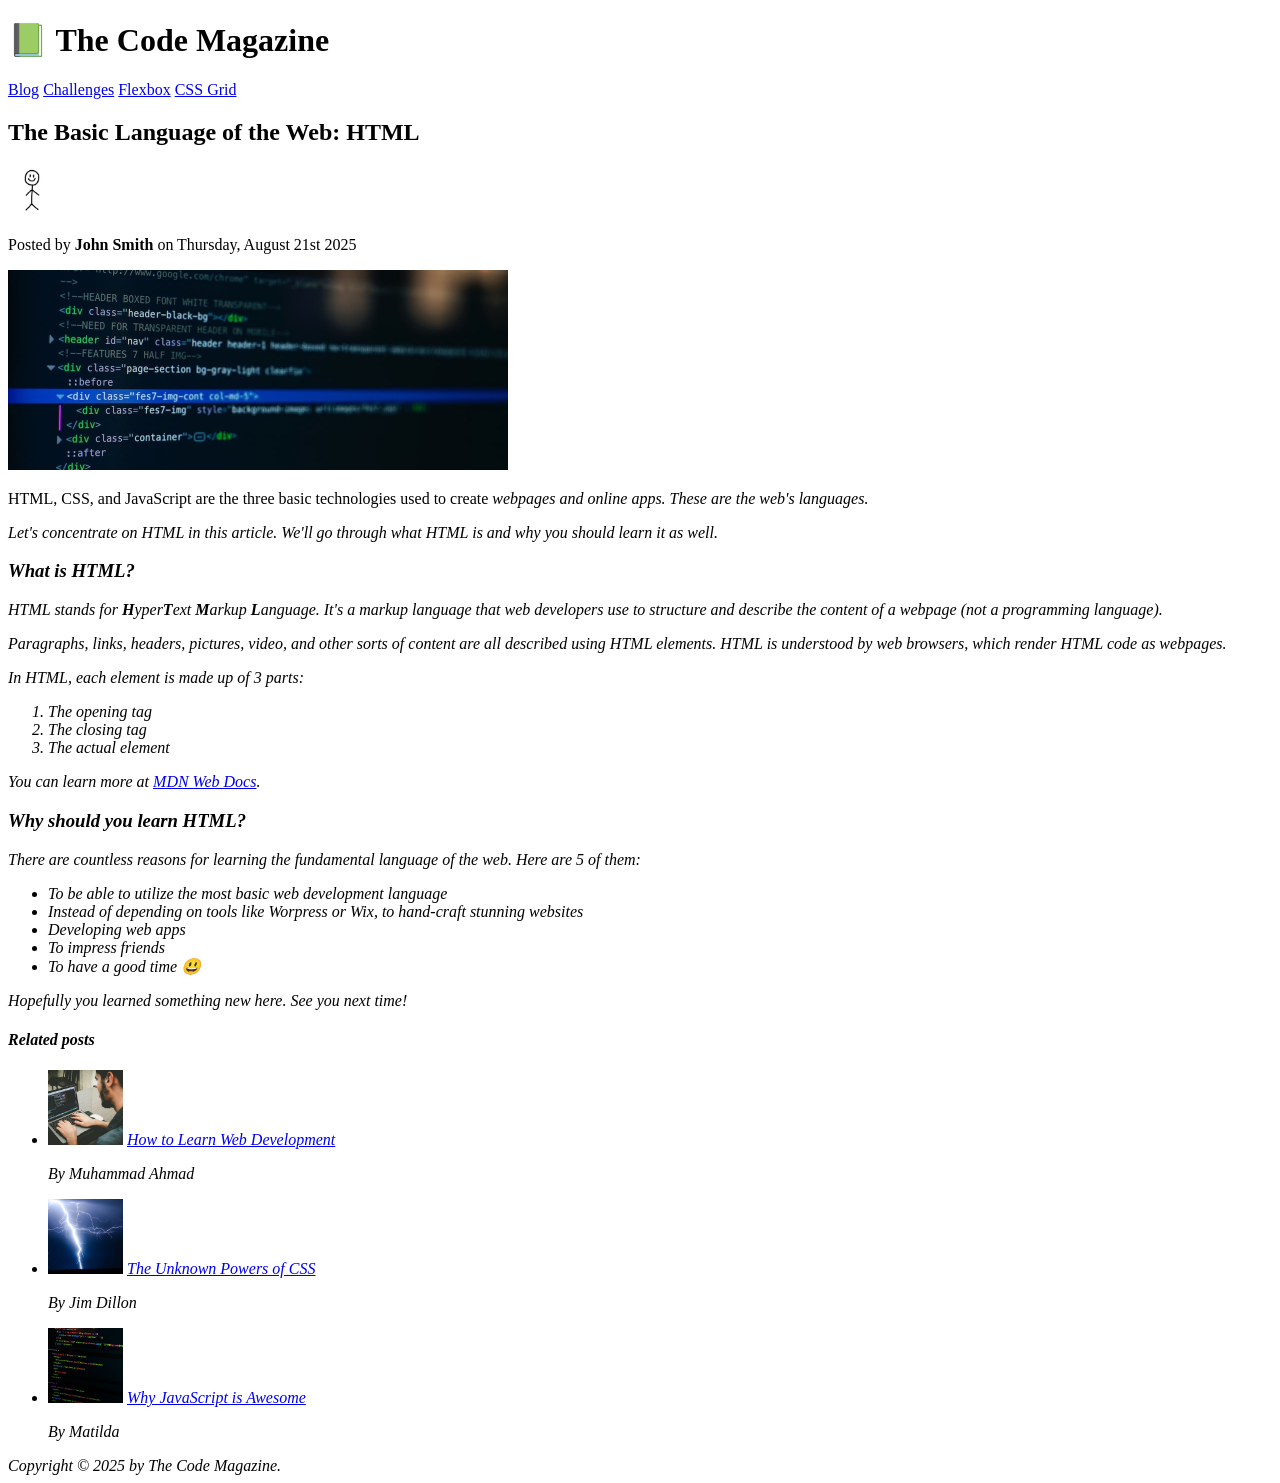
<file: 02 HTML and CSS/Project #1/index.html>
<!DOCTYPE html>
<html lang="en">
  <head>
    <meta charset="UTF-8" />
    <title>The Basic Language of the Web: HTML</title>
  </head>

  <body>
    <!--
    <h1>The Basic Language of the Web: HTML</h1>
    <h2>The Basic Language of the Web: HTML</h2>
    <h3>The Basic Language of the Web: HTML</h3>
    <h4>The Basic Language of the Web: HTML</h4>
    <h5>The Basic Language of the Web: HTML</h5>
    <h6>The Basic Language of the Web: HTML</h6>
    -->

    <header>
      <h1>📗 The Code Magazine</h1>

      <nav>
        <a href="blog.html">Blog</a>
        <a href="#">Challenges</a>
        <a href="#">Flexbox</a>
        <a href="#">CSS Grid</a>
      </nav>
    </header>

    <article>
      <header>
        <h2>The Basic Language of the Web: HTML</h2>

        <img
          src="img/stick-man.png"
          alt="Headshot of John Smith"
          height="50"
          width="50"
        />

        <p>Posted by <strong>John Smith</strong> on Thursday, August 21st 2025</p>

        <img
          src="img/post-img.jpg"
          alt="HTML code on a screen"
          width="500"
          height="200"
        />
      </header>

      <p>
        HTML, CSS, and JavaScript are the three basic technologies used to create <em>webpages and online apps. These are the web's languages.
      </p>

      <p>
        Let's concentrate on HTML in this article. We'll go through what HTML is and why you should learn it as well.
      </p>

      <h3>What is HTML?</h3>
      <p>
        HTML stands for <strong>H</strong>yper<strong>T</strong>ext
        <strong>M</strong>arkup <strong>L</strong>anguage. It's a markup
        language that web developers use to structure and describe the content
        of a webpage (not a programming language).
      </p>
      <p>
        Paragraphs, links, headers, pictures, video, and other sorts of content are all described using HTML elements. HTML is understood by web browsers, which render HTML code as webpages.
      </p>
      <p>In HTML, each element is made up of 3 parts:</p>

      <ol>
        <li>The opening tag</li>
        <li>The closing tag</li>
        <li>The actual element</li>
      </ol>

      <p>
        You can learn more at
        <a
          href="https://developer.mozilla.org/en-US/docs/Web/HTML"
          target="_blank"
          >MDN Web Docs</a
        >.
      </p>

      <h3>Why should you learn HTML?</h3>

      <p>
        There are countless reasons for learning the fundamental language of the
        web. Here are 5 of them:
      </p>

      <ul>
        <li>To be able to utilize the most basic web development language</li>
        <li>
          Instead of depending on tools like Worpress or Wix, to hand-craft stunning websites</li>
        <li>Developing web apps</li>
        <li>To impress friends</li>
        <li>To have a good time 😃</li>
      </ul>

      <p>Hopefully you learned something new here. See you next time!</p>
    </article>

    <aside>
      <h4>Related posts</h4>

      <ul>
        <li>
          <img
            src="img/related-1.jpg"
            alt="Person programming"
            width="75"
            width="75"
          />
          <a href="#">How to Learn Web Development</a>
          <p>By Muhammad Ahmad</p>
        </li>
        <li>
          <img src="img/related-2.jpg" alt="Lightning" width="75" heigth="75" />
          <a href="#">The Unknown Powers of CSS</a>
          <p>By Jim Dillon</p>
        </li>
        <li>
          <img
            src="img/related-3.jpg"
            alt="JavaScript code on a screen"
            width="75"
            height="75"
          />
          <a href="#">Why JavaScript is Awesome</a>
          <p>By Matilda</p>
        </li>
      </ul>
    </aside>

    <footer>Copyright &copy; 2025 by The Code Magazine.</footer>
  </body>
</html>
</file>
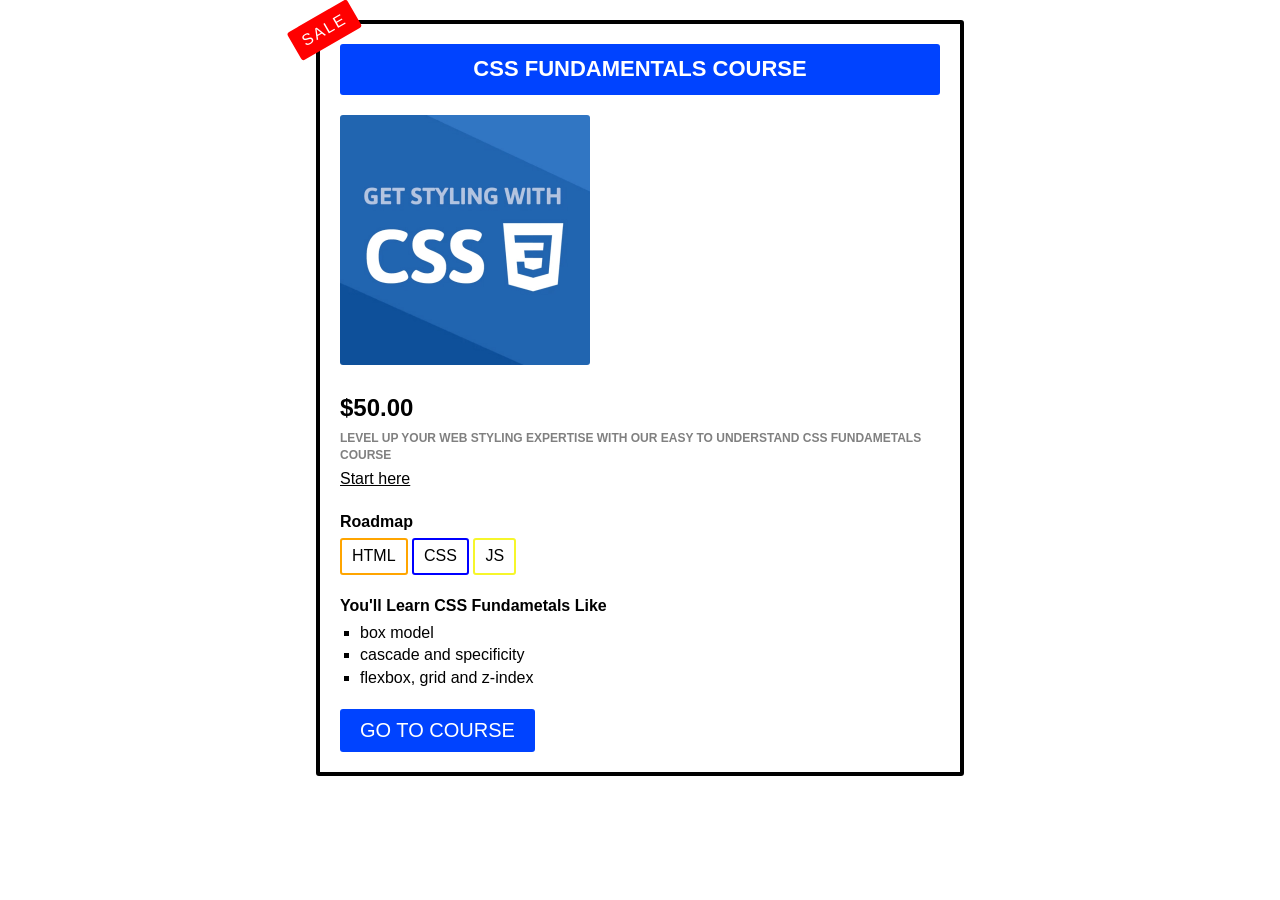
<file: 02 HTML and CSS/Project #2/index.html>
<!DOCTYPE html>
<html lang="en">

<head>
    <meta charset="UTF-8" />
    <title>CSS Fundamentals Course</title>
    <link rel="stylesheet" href="./style.css">
</head>

<body>
    <article class="course">
        <div class="course-sale">SALE</div>
        <h2 class="course-title">CSS Fundamentals Course</h2>
        <img class="course-img" src="related-1.jpg" alt="CSS logo" width="250" height="250" />
        <p class="course-price">
            <strong>$50.00</strong>
        </p>
        <p class="course-description">Level up your web styling expertise with our easy to understand CSS fundametals
            course
        </p>
        <a class="course-link" href="https://www.almdrasa.com">Start here</a>
        <h4 class="course-roadmap-title">Roadmap</h4>
        <ul>
            <li class="course-roadmap-item course-html">HTML</li>
            <li class="course-roadmap-item course-css">CSS</li>
            <li class="course-roadmap-item course-js">JS</li>
        </ul>
        <h3 class="course-list-title">You'll learn CSS fundametals like</h3>
        <ul class="course-list">
            <li>box model</li>
            <li>cascade and specificity</li>
            <li>flexbox, grid and z-index</li>
        </ul>

        <button class="course-button">Go to course</button>
    </article>
</body>

</html>
</file>
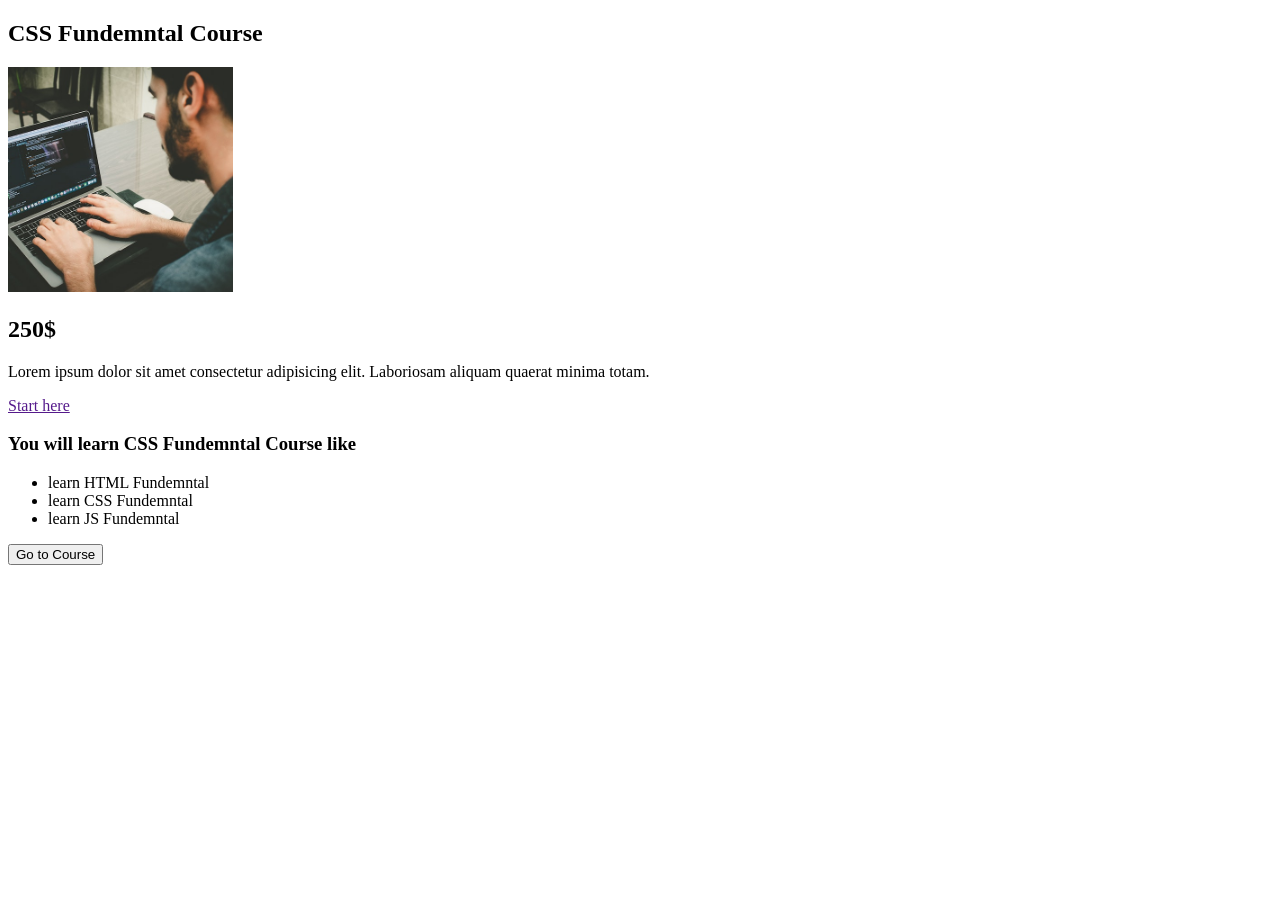
<file: 02 HTML and CSS/01 HTML Fundamentals/Challenge #2/index.html>
<!DOCTYPE html>
<html lang="en">
  <head>
    <title>CSS Fundemntal Course</title>
  </head>
  <body>
    <article>
      <h1>CSS Fundemntal Course</h1>
      <img src="related-1.jpg" width="225" height="225" />
      <h2>250$</h2>
      <p>
        Lorem ipsum dolor sit amet consectetur adipisicing elit. Laboriosam
        aliquam quaerat minima totam.
      </p>
      <a href="">Start here</a>
      <h3>You will learn CSS Fundemntal Course like</h3>
      <ul>
        <li>learn HTML Fundemntal</li>
        <li>learn CSS Fundemntal</li>
        <li>learn JS Fundemntal</li>
      </ul>

      <button>Go to Course</button>
    </article>
  </body>
</html>
</file>
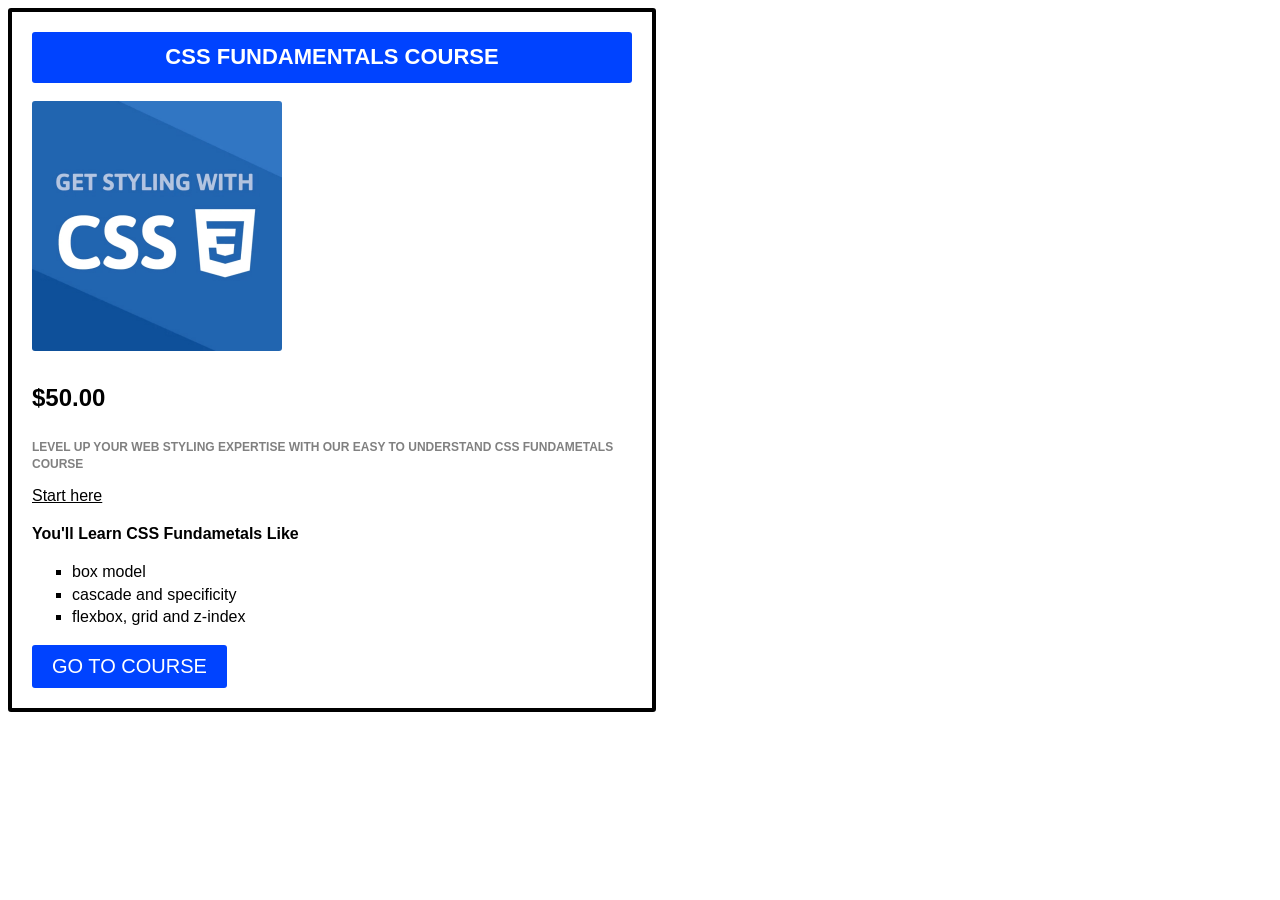
<file: 02 HTML and CSS/02 CSS Fundamentals/Challenge #1/index.html>
<!DOCTYPE html>
<html lang="en">

<head>
    <meta charset="UTF-8" />
    <title>CSS Fundamentals Course</title>
    <link rel="stylesheet" href="./style.css">
</head>

<body>
    <article class="course">
        <h2 class="course-title">CSS Fundamentals Course</h2>
        <img class="course-img" src="related-1.jpg" alt="CSS logo" width="250" height="250" />
        <p class="course-price">
            <strong>$50.00</strong>
        </p>
        <p class="course-description">Level up your web styling expertise with our easy to understand CSS fundametals
            course
        </p>
        <a class="course-link" href="https://www.almdrasa.com">Start here</a>
        <h3 class="course-list-title">You'll learn CSS fundametals like</h3>
        <ul class="course-list">
            <li>box model</li>
            <li>cascade and specificity</li>
            <li>flexbox, grid and z-index</li>
        </ul>

        <button class="course-button">Go to course</button>
    </article>
</body>

</html>
</file>
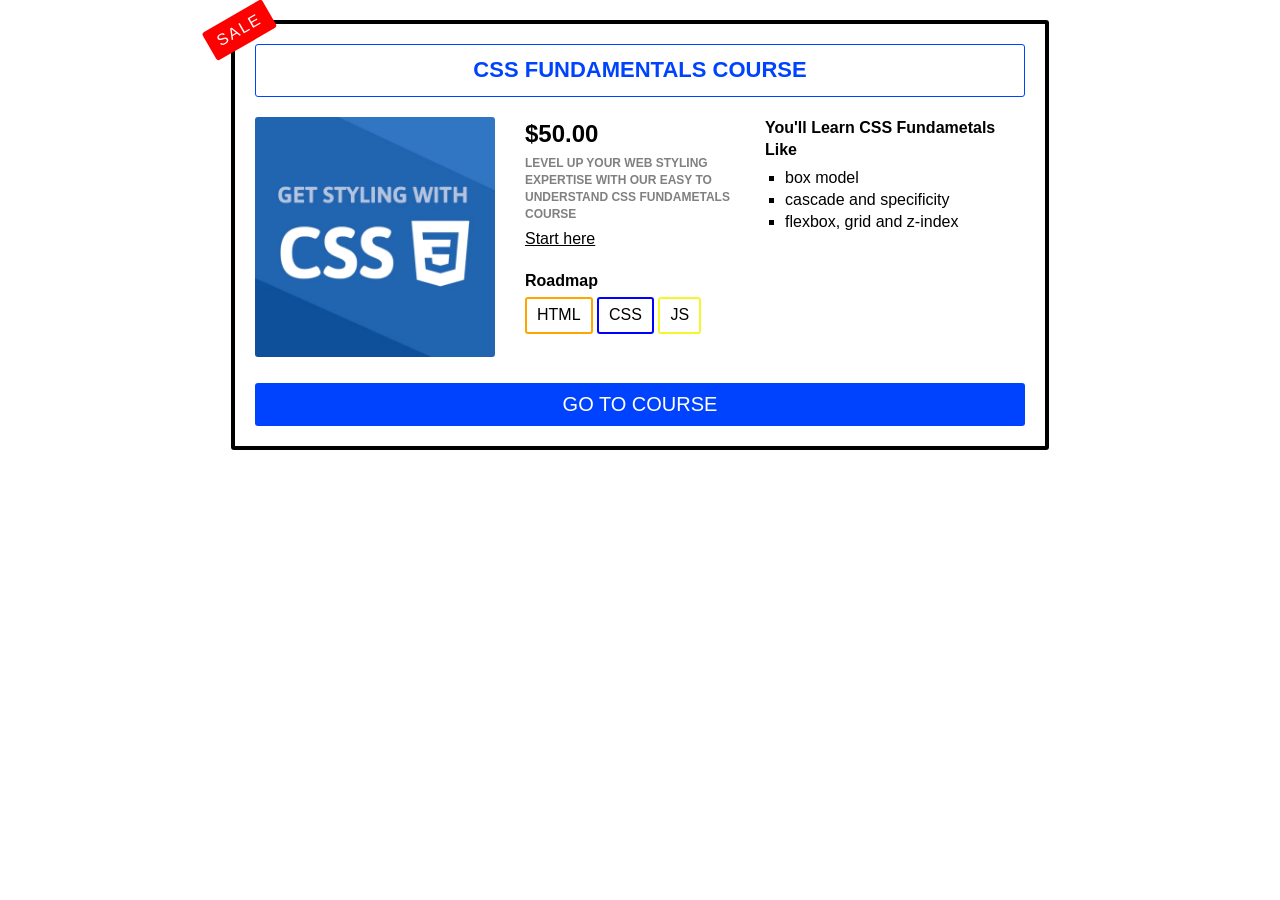
<file: 02 HTML and CSS/03 CSS Layouts/Challenge #1/index.html>
<!DOCTYPE html>
<html lang="en">
  <head>
    <meta charset="UTF-8" />
    <title>CSS Fundamentals Course</title>
    <link rel="stylesheet" href="./style.css" />
  </head>

  <body>
    <article class="course">
      <div class="course-sale">SALE</div>
      <h2 class="course-title">CSS Fundamentals Course</h2>

      <div class="course-body">
        <div class="course-float">
          <img
            class="course-img"
            src="related-1.jpg"
            alt="CSS logo"
            width="250"
            height="250"
          />
        </div>
        <div class="course-float">
          <p class="course-price">
            <strong>$50.00</strong>
          </p>
          <p class="course-description">
            Level up your web styling expertise with our easy to understand CSS
            fundametals course
          </p>
          <a class="course-link" href="https://www.almdrasa.com">Start here</a>
          <h4 class="course-roadmap-title">Roadmap</h4>
          <ul>
            <li class="course-roadmap-item course-html">HTML</li>
            <li class="course-roadmap-item course-css">CSS</li>
            <li class="course-roadmap-item course-js">JS</li>
          </ul>
        </div>
        <div class="course-float">
          <h3 class="course-list-title">You'll learn CSS fundametals like</h3>
          <ul class="course-list">
            <li>box model</li>
            <li>cascade and specificity</li>
            <li>flexbox, grid and z-index</li>
          </ul>
        </div>
      </div>
      <button class="course-button">Go to course</button>
    </article>
  </body>
</html>
</file>
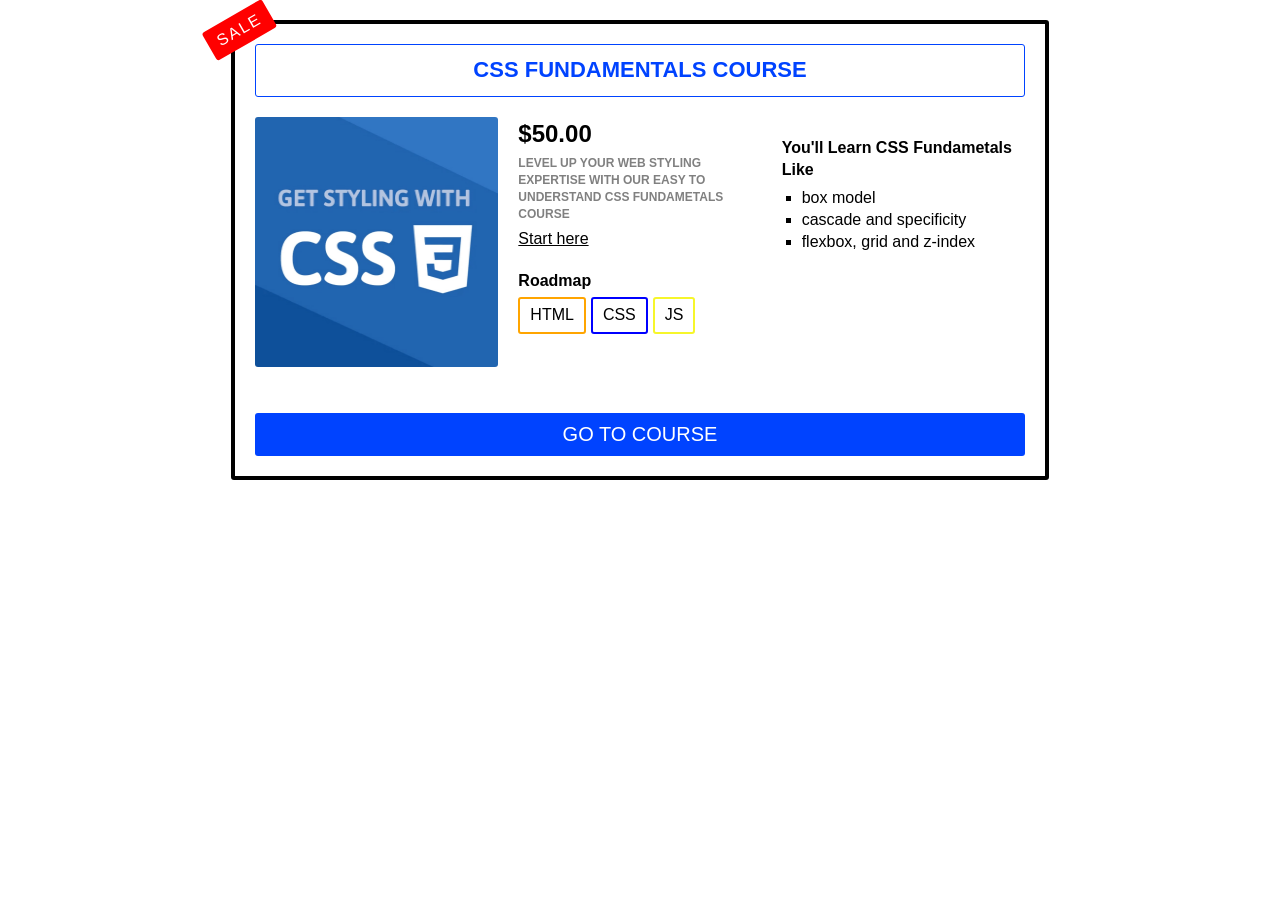
<file: 02 HTML and CSS/03 CSS Layouts/Challenge #2/index.html>
<!DOCTYPE html>
<html lang="en">
  <head>
    <meta charset="UTF-8" />
    <title>CSS Fundamentals Course</title>
    <link rel="stylesheet" href="./style.css" />
  </head>

  <body>
    <article class="course">
      <div class="course-sale">SALE</div>
      <h2 class="course-title">CSS Fundamentals Course</h2>
      <div class="course-body">
        <div class="course-col">
          <img
            class="course-img"
            src="related-1.jpg"
            alt="CSS logo"
            width="250"
            height="250"
          />
        </div>
        <div class="course-col">
          <p class="course-price">
            <strong>$50.00</strong>
          </p>
          <p class="course-description">
            Level up your web styling expertise with our easy to understand CSS
            fundametals course
          </p>
          <a class="course-link" href="https://www.almdrasa.com">Start here</a>
          <h4 class="course-roadmap-title">Roadmap</h4>
          <ul class="course-roadmap-list">
            <li class="course-roadmap-item course-html">HTML</li>
            <li class="course-roadmap-item course-css">CSS</li>
            <li class="course-roadmap-item course-js">JS</li>
          </ul>
        </div>
        <div class="course-col">
          <h3 class="course-list-title">You'll learn CSS fundametals like</h3>
          <ul class="course-list">
            <li>box model</li>
            <li>cascade and specificity</li>
            <li>flexbox, grid and z-index</li>
          </ul>
        </div>
      </div>

      <button class="course-button">Go to course</button>
    </article>
  </body>
</html>
</file>
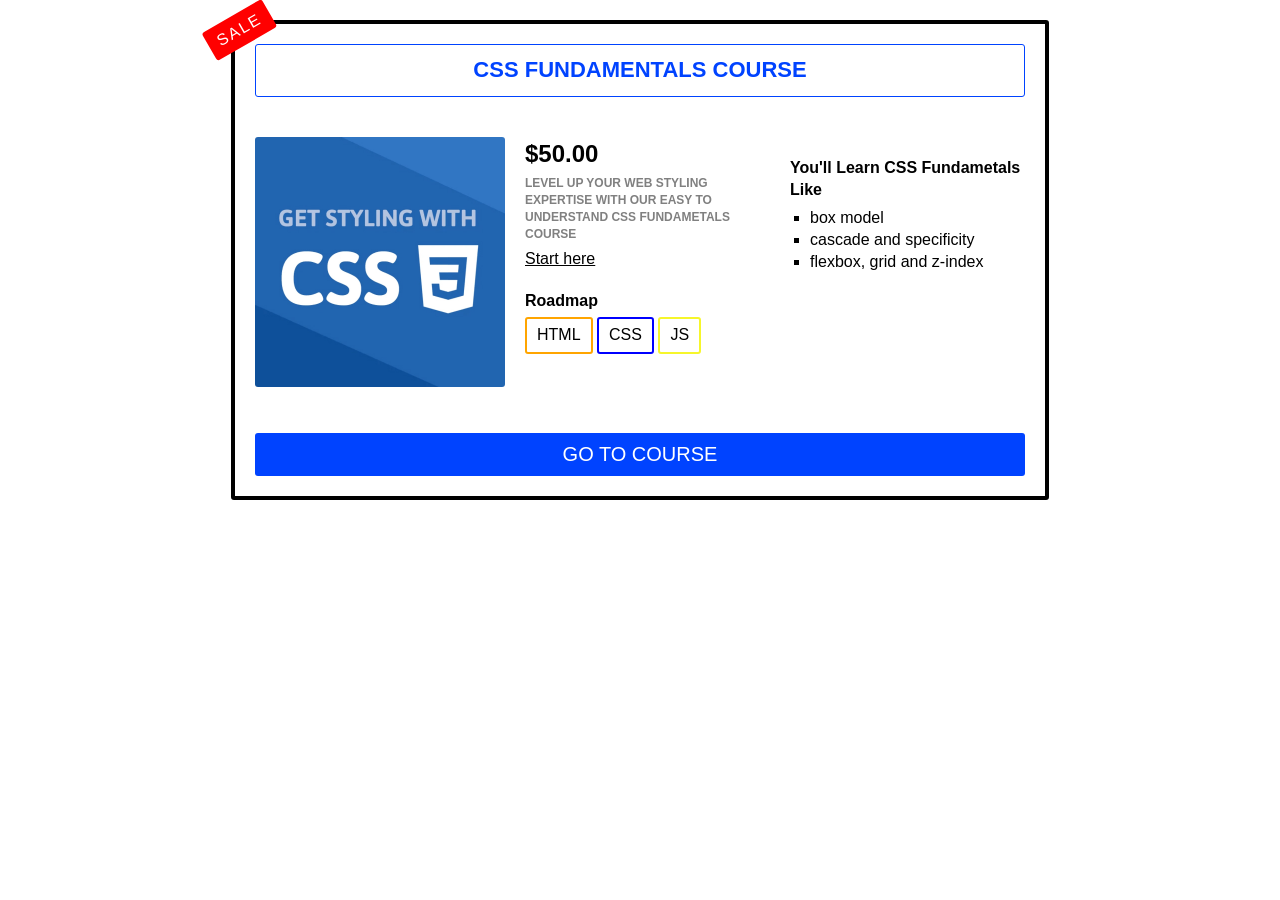
<file: 02 HTML and CSS/03 CSS Layouts/Challenge #3/index.html>
<!DOCTYPE html>
<html lang="en">
  <head>
    <meta charset="UTF-8" />
    <title>CSS Fundamentals Course</title>
    <link rel="stylesheet" href="./style.css" />
  </head>

  <body>
    <article class="course">
      <div class="course-sale">SALE</div>
      <h2 class="course-title">CSS Fundamentals Course</h2>
      <div class="course-col">
        <img
          class="course-img"
          src="related-1.jpg"
          alt="CSS logo"
          width="250"
          height="250"
        />
      </div>
      <div class="course-col">
        <p class="course-price">
          <strong>$50.00</strong>
        </p>
        <p class="course-description">
          Level up your web styling expertise with our easy to understand CSS
          fundametals course
        </p>
        <a class="course-link" href="https://www.almdrasa.com">Start here</a>
        <h4 class="course-roadmap-title">Roadmap</h4>
        <ul class="course-roadmap-list">
          <li class="course-roadmap-item course-html">HTML</li>
          <li class="course-roadmap-item course-css">CSS</li>
          <li class="course-roadmap-item course-js">JS</li>
        </ul>
      </div>
      <div class="course-col">
        <h3 class="course-list-title">You'll learn CSS fundametals like</h3>
        <ul class="course-list">
          <li>box model</li>
          <li>cascade and specificity</li>
          <li>flexbox, grid and z-index</li>
        </ul>
      </div>

      <button class="course-button">Go to course</button>
    </article>
  </body>
</html>
</file>
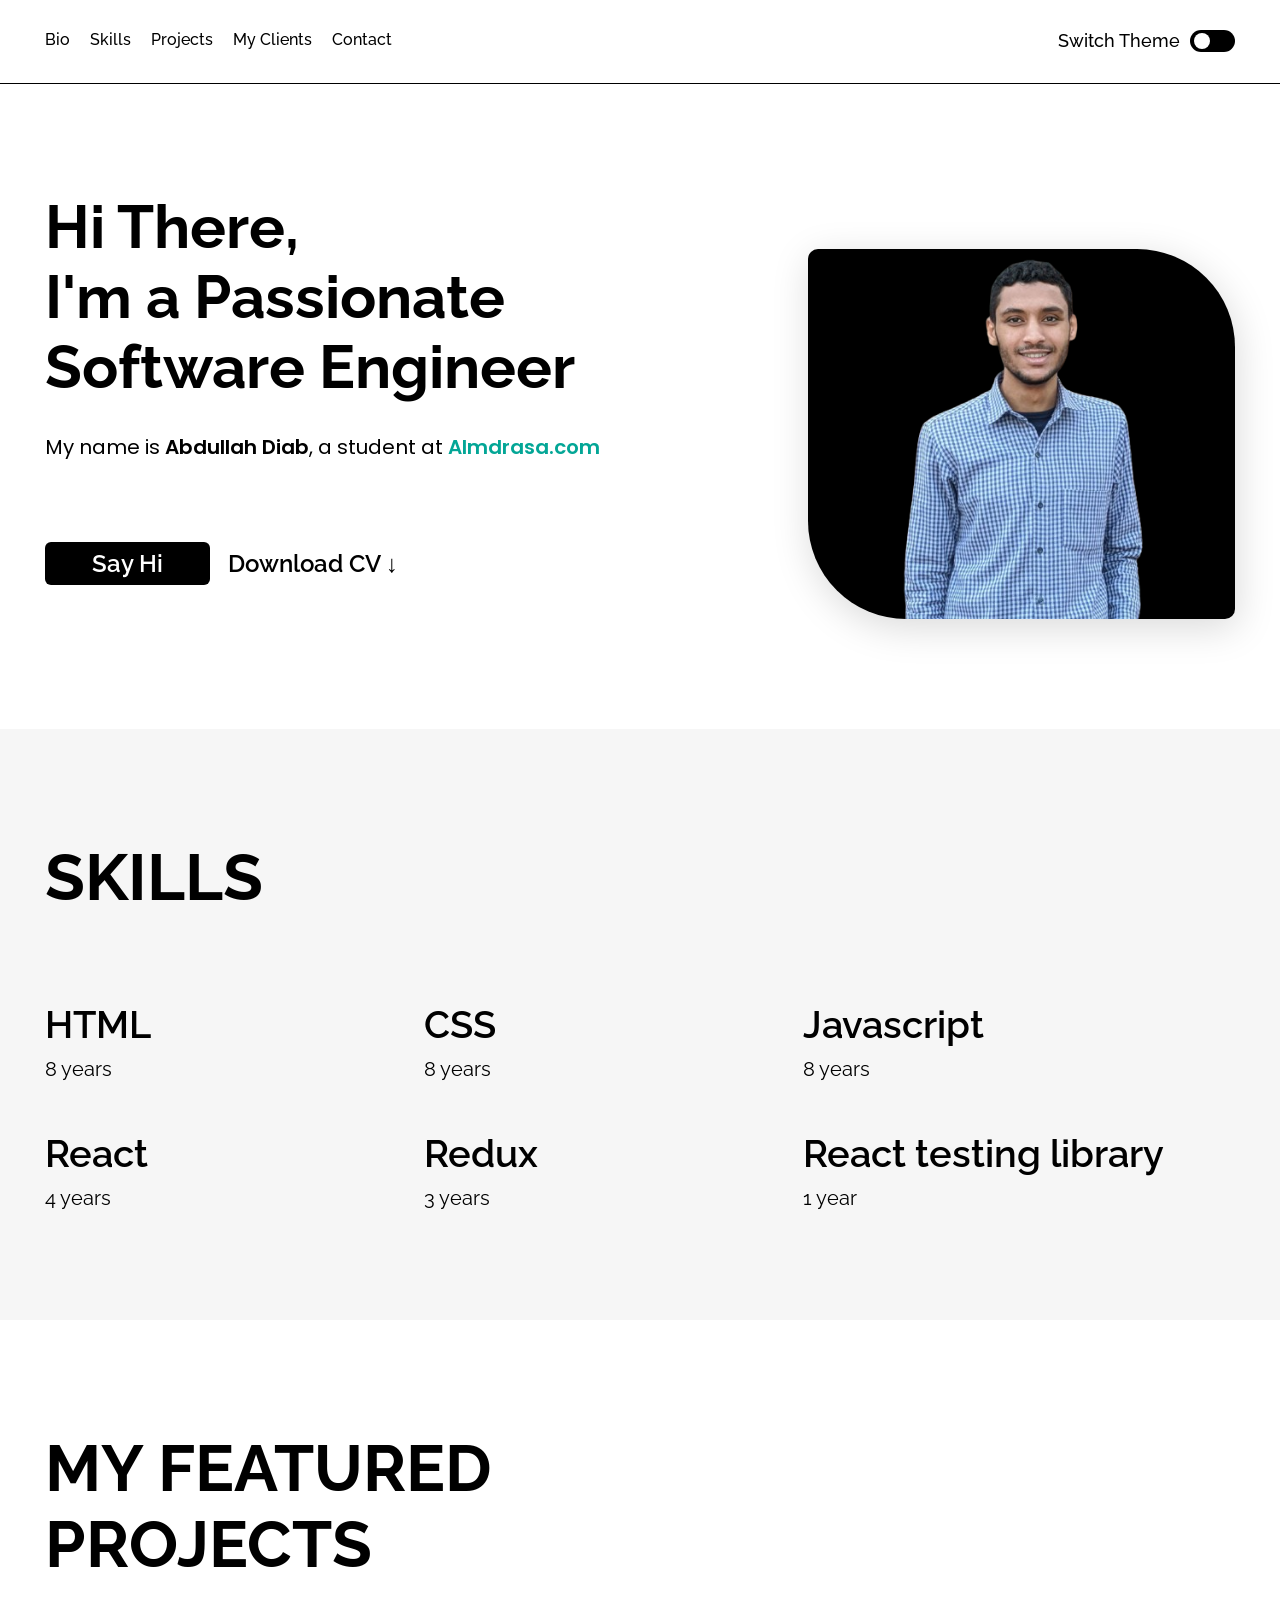
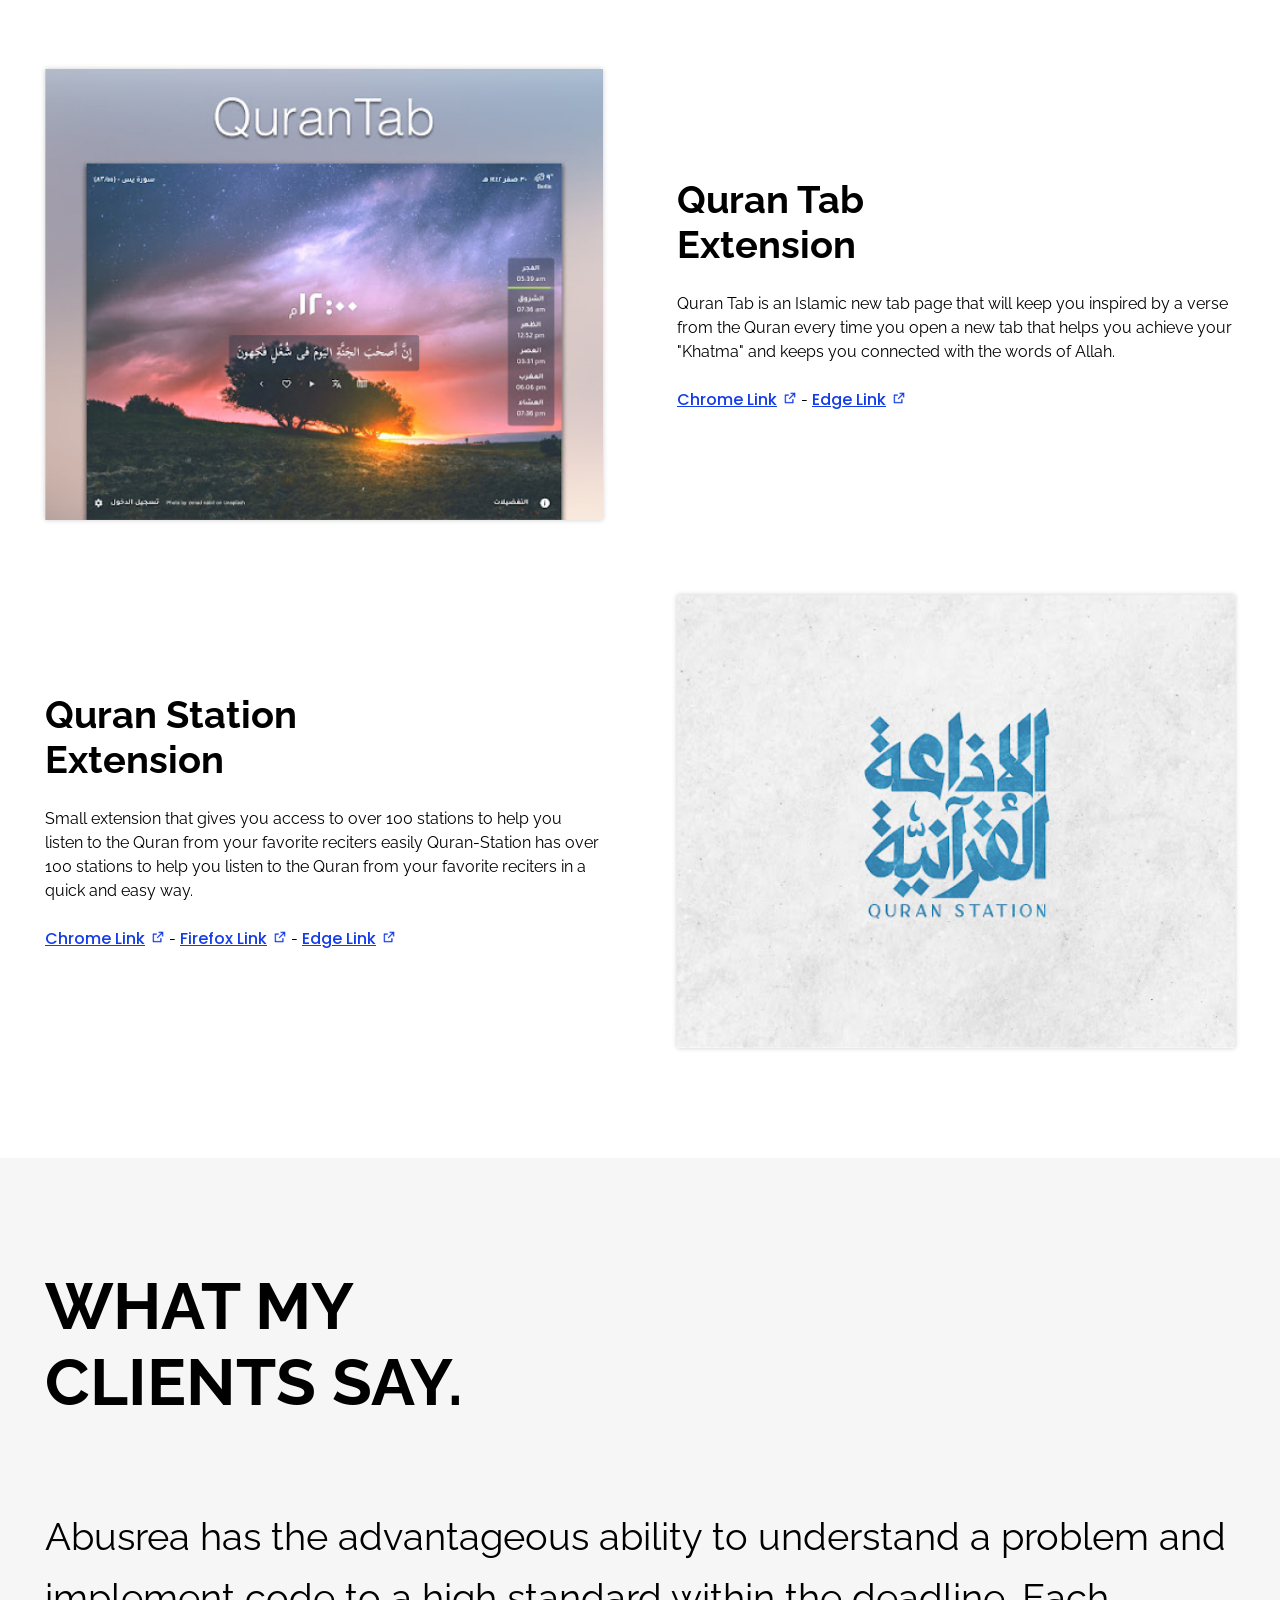
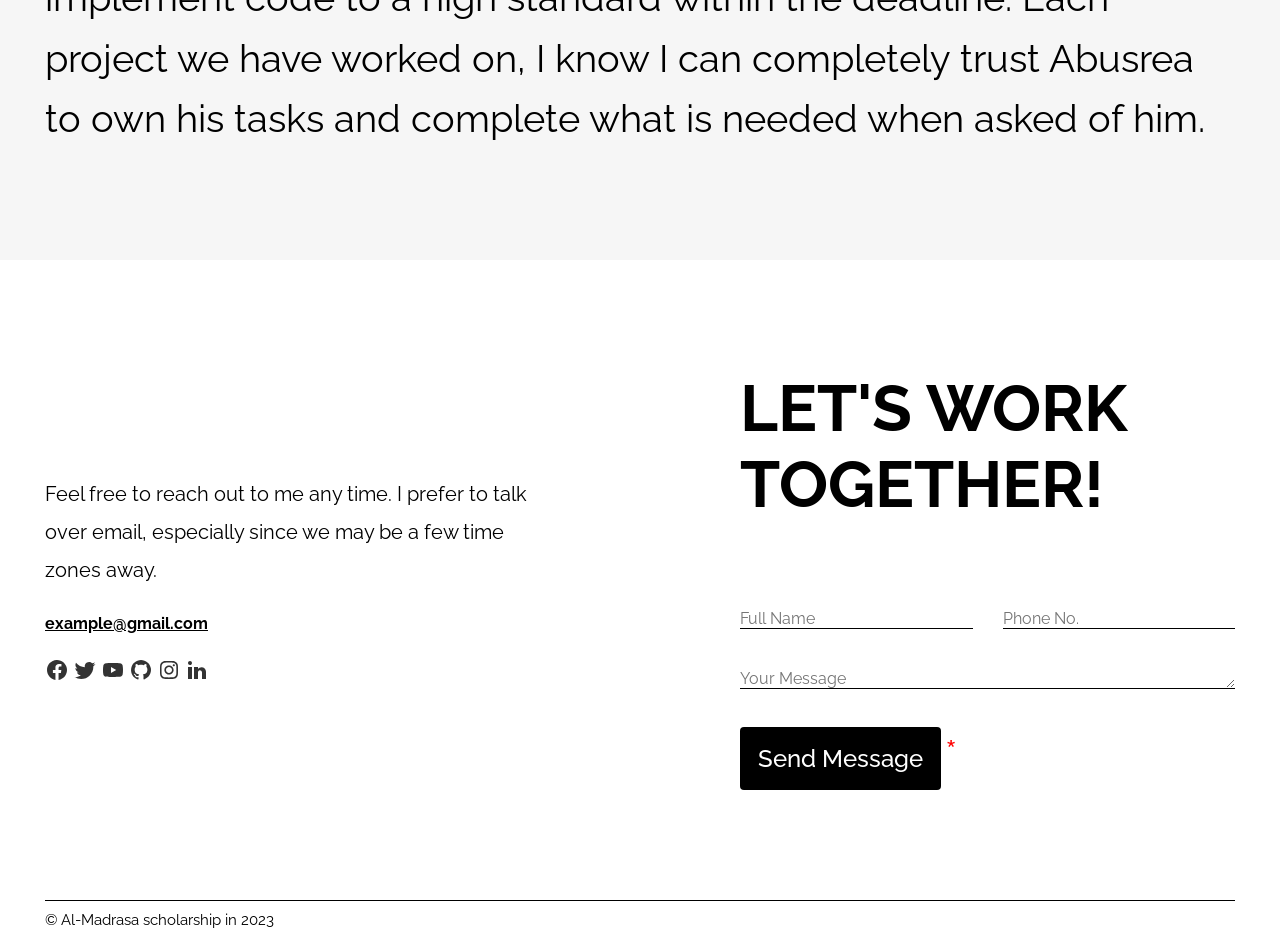
<file: 02 HTML and CSS/04 Advanced CSS Project/Portfolio/index.html>
<!DOCTYPE html>
<html lang="en">
  <head>
    <meta charset="UTF-8" />
    <meta
      name="viewport"
      content="width=device-width, user-scalable=no, initial-scale=1.0, maximum-scale=1.0, minimum-scale=1.0"
    />
    <link rel="preconnect" href="https://fonts.googleapis.com" />
    <link rel="preconnect" href="https://fonts.gstatic.com" crossorigin />
    <link
      href="https://fonts.googleapis.com/css2?family=Poppins:wght@400;600&family=Raleway:wght@400;500;600;700&display=swap"
      rel="stylesheet"
    />
    <link rel="stylesheet" href="style.css" />
    <title>Simple Portfolio</title>
  </head>

  <body>
    <div class="container">
      <header class="header">
        <label for="menu" class="burger-menu">
          <div class="burger-menu__bar"></div>
          <div class="burger-menu__bar"></div>
          <div class="burger-menu__bar"></div>
        </label>

        <input id="menu" class="burger-menu__checkbox" type="checkbox" />

        <nav class="navigation">
          <ul class="navigation__list">
            <li>
              <a class="navigation__link navigation__bio" href="#bio">Bio</a>
            </li>
            <li>
              <a class="navigation__link navigation__skills" href="#skills"
                >Skills</a
              >
            </li>

            <li>
              <a class="navigation__link navigation__projects" href="#projects"
                >Projects</a
              >
            </li>
            <li>
              <a class="navigation__link navigation__clients" href="#clients"
                >My Clients</a
              >
            </li>
            <li>
              <a class="navigation__link navigation__contact" href="#contact"
                >Contact</a
              >
            </li>
          </ul>
        </nav>

        <div class="toggle">
          <h3 class="toggle__title">Switch Theme</h3>
          <input id="toggle" class="toggle__checkbox" type="checkbox" />
          <label class="toggle__label" for="toggle"></label>
        </div>
      </header>

      <section id="bio" class="section bio">
        <div class="bio__data">
          <h1 class="bio__heading">
            Hi There, <br />I'm a Passionate Software Engineer
          </h1>
          <p class="bio__objective">
            My name is <span class="bio__name">Abdullah Diab</span>, a student
            at
            <a class="bio__almdrasa" href="https://www.almdrasa.com/"
              >Almdrasa.com</a
            >
          </p>
          <a class="bio__links say-hi-link" href="#contact">Say Hi</a>
          <a class="bio__links find-out-link" href="#">
            Download CV <span class="bio__arrow">↓</span>
          </a>
        </div>
        <div class="bio__pic-content">
          <img
            class="bio__pic"
            src="./images/personal-pic.png"
            alt="personal pic of Abdullah Diab"
          />
        </div>
      </section>

      <section id="skills" class="section skills section--with-bg">
        <h2 class="h2-heading">Skills</h2>
        <ul class="skills__list">
          <li class="skills__column">
            <h2 class="skills__title">HTML</h2>
            <span class="skills__years">8 years</span>
          </li>
          <li class="skills__column">
            <h2 class="skills__title">CSS</h2>
            <span class="skills__years">8 years</span>
          </li>
          <li class="skills__column">
            <h2 class="skills__title">Javascript</h2>
            <span class="skills__years">8 years</span>
          </li>
          <li class="skills__column">
            <h2 class="skills__title">React</h2>
            <span class="skills__years">4 years</span>
          </li>
          <li class="skills__column">
            <h2 class="skills__title">Redux</h2>
            <span class="skills__years">3 years</span>
          </li>
          <li class="skills__column">
            <h2 class="skills__title">React testing library</h2>
            <span class="skills__years">1 year</span>
          </li>
        </ul>
      </section>

      <section id="projects" class="section projects">
        <h2 class="h2-heading">
          MY FEATURED <br />
          PROJECTS
        </h2>
        <div class="projects__main">
          <img
            class="projects__img responsive-img"
            src="./images/project-1.jpg"
            alt="Quran Tab Extension"
          />
          <div class="projects__data">
            <h3 class="h3-heading">
              Quran Tab <br />
              Extension
            </h3>
            <p class="projects__description">
              Quran Tab is an Islamic new tab page that will keep you inspired
              by a verse from the Quran every time you open a new tab that helps
              you achieve your "Khatma" and keeps you connected with the words
              of Allah.
            </p>
            <a
              class="projects__link"
              href="https://bit.ly/qt-chrome"
              target="_blank"
              >Chrome Link</a
            >
            <span>-</span>
            <a
              class="projects__link"
              href="https://bit.ly/qt-edge"
              target="_blank"
              >Edge Link</a
            >
          </div>

          <div class="projects__data">
            <h3 class="h3-heading">
              Quran Station <br />
              Extension
            </h3>
            <p class="projects__description">
              Small extension that gives you access to over 100 stations to help
              you listen to the Quran from your favorite reciters easily
              Quran-Station has over 100 stations to help you listen to the
              Quran from your favorite reciters in a quick and easy way.
            </p>
            <a
              class="projects__link"
              href="https://bit.ly/qs-chrome"
              target="_blank"
              >Chrome Link</a
            >
            <span>-</span>
            <a
              class="projects__link"
              href="https://bit.ly/qs-firefox"
              target="_blank"
              >Firefox Link</a
            >
            <span>-</span>
            <a
              class="projects__link"
              href="https://bit.ly/quran-station-edge"
              target="_blank"
              >Edge Link</a
            >
          </div>
          <img
            class="projects__img responsive-img"
            src="./images/project-2.jpg"
            alt="Quran Tab Extension"
          />
        </div>
      </section>

      <section id="clients" class="section clients section--with-bg">
        <h2 class="h2-heading">
          What My <br />
          Clients Say.
        </h2>
        <div class="clients__opinions">
          <div class="clients__wrapper">
            <p class="clients__opinion">
              Abusrea has the advantageous ability to understand a problem and
              implement code to a high standard within the deadline. Each
              project we have worked on, I know I can completely trust Abusrea
              to own his tasks and complete what is needed when asked of him.
            </p>
            <p class="clients__opinion">
              Mohamed will patiently listen to you and give you his own Ideas as
              well, and in the end, he comes up with something completely
              different from what you're expecting, but the good news is, you'll
              always love it.
            </p>
            <p class="clients__opinion">
              I had a chance to work closely with Mohamed as a direct manager
              from hist first day at DeliveryHero until my last day there
              (6+months). Mohamed's biggest strengths that I admire are taking
              initiatives on personal and team level, and driving them.
            </p>
          </div>
        </div>
      </section>

      <section id="contact" class="section contact">
        <div>
          <p class="contact__description">
            Feel free to reach out to me any time. I prefer to talk over email,
            especially since we may be a few time zones away.
          </p>

          <a href="mailto: example@gmail.com" class="contact__email"
            >example@gmail.com</a
          >

          <div class="contact__socials">
            <a class="contact__social" href="#">
              <img src="./images/brand/facebook.svg" alt="facebook" />
            </a>
            <a class="contact__social" href="#">
              <img src="./images/brand/twitter.svg" alt="twitter" />
            </a>
            <a class="contact__social" href="#">
              <img src="./images/brand/youtube.svg" alt="youtube" />
            </a>
            <a class="contact__social" href="#">
              <img src="./images/brand/github.svg" alt="github" />
            </a>
            <a class="contact__social" href="#">
              <img src="./images/brand/instagram.svg" alt="instagram.svg" />
            </a>
            <a class="contact__social" href="#">
              <img src="./images/brand/LinkedIn.svg" alt="LinkedIn.svg" />
            </a>
          </div>
        </div>

        <div class="contact__formContent">
          <h2 class="h2-heading">
            Let's Work <br />
            Together!
          </h2>
          <form action="#">
            <div class="contact__inputs">
              <input
                type="text"
                class="contact__input"
                name="name"
                placeholder="Full Name"
                required
              />
              <input
                type="tel"
                class="contact__input"
                placeholder="Phone No."
                name="tel"
                pattern="[0-9]{3}-[0-9]{2}-[0-9]{3}"
              />
            </div>
            <textarea
              class="contact__input contact__textarea"
              name="message"
              placeholder="Your Message"
              rows="1"
              required
            ></textarea>
            <input type="submit" class="contact__button" value="Send Message" />
          </form>
        </div>
      </section>

      <footer class="footer">© Al-Madrasa scholarship in 2023</footer>
    </div>
  </body>
</html>
</file>
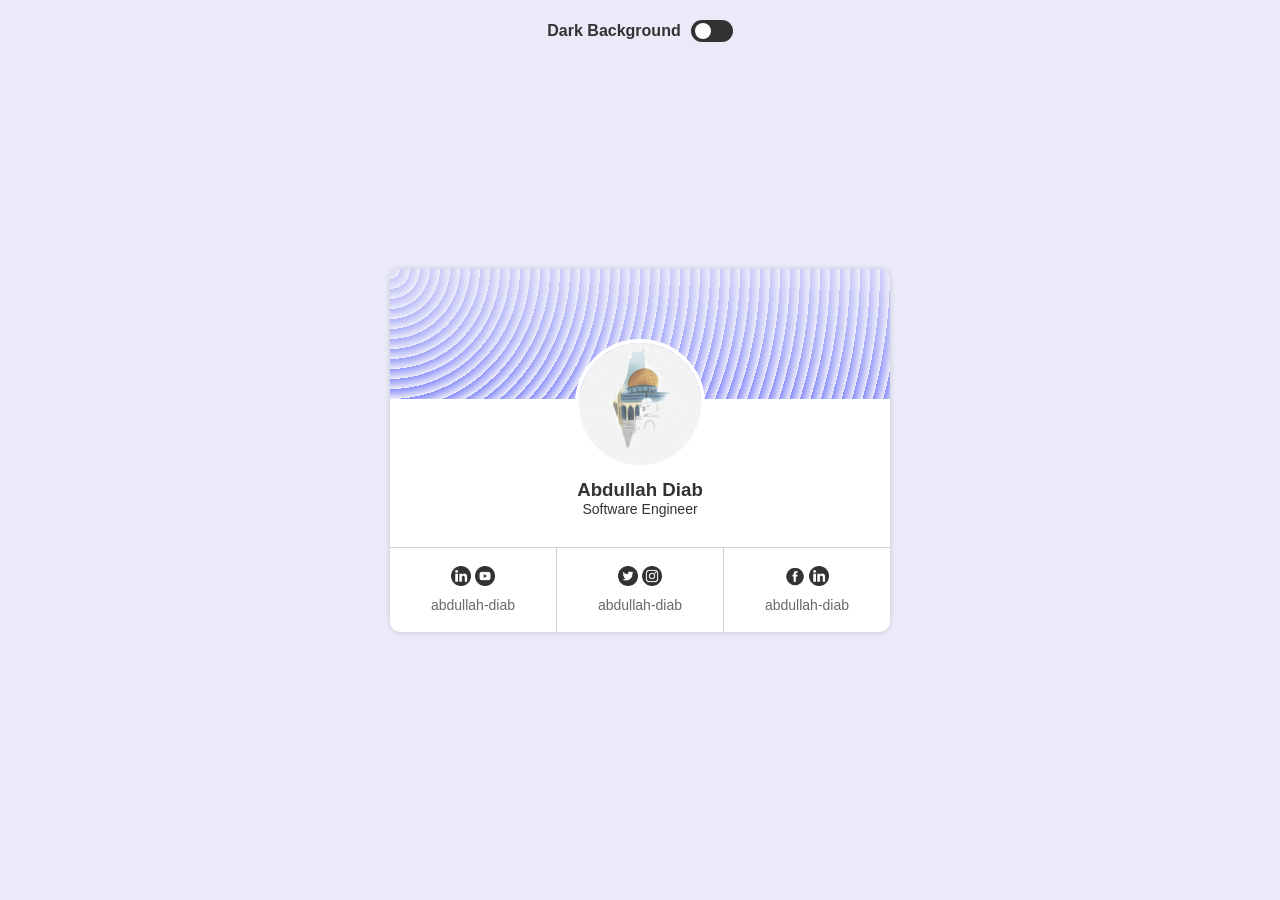
<file: 02 HTML and CSS/05 Projects/Card Component/index.html>
<!DOCTYPE html>
<html lang="en">
  <head>
    <meta charset="UTF-8" />
    <meta name="viewport" content="width=device-width, initial-scale=1.0" />
    <link rel="stylesheet" href="style.css" />
    <title>Profile Card Component</title>
  </head>
  <body>
    <div class="container">
      <div class="lights-control">
        <h4>Dark Background</h4>
        <input type="checkbox" class="lights-input" id="lights-input" />
        <label for="lights-input" class="lights-lable"></label>
      </div>
      <div class="card">
        <div class="head"></div>
        <div class="main">
          <img class="pic" src="image/photo.jpg" alt="profile pic" />
          <h3>Abdullah Diab</h3>
          <p>Software Engineer</p>
        </div>
        <div class="foot">
          <div class="box">
            <div class="icon">
              <img
                class="social-icon"
                src="image/linkedin.png"
                alt="linkedin icon"
              />
              <img
                class="social-icon"
                src="image/youtube.png"
                alt="youtube icon"
              />
            </div>
            <span>abdullah-diab</span>
          </div>
          <div class="box">
            <div class="icon">
              <img
                class="social-icon"
                src="image/twitter.png"
                alt="twitter icon"
              />
              <img
                class="social-icon"
                src="image/instagram.png"
                alt="instagram icon"
              />
            </div>
            <span>abdullah-diab</span>
          </div>
          <div class="box">
            <div class="icon">
              <img
                class="social-icon"
                src="image/facebook.png"
                alt="facebook icon"
              />
              <img
                class="social-icon"
                src="image/linkedin.png"
                alt="linkedin icon"
              />
            </div>
            <span>abdullah-diab</span>
          </div>
        </div>
      </div>
    </div>
  </body>
</html>
</file>
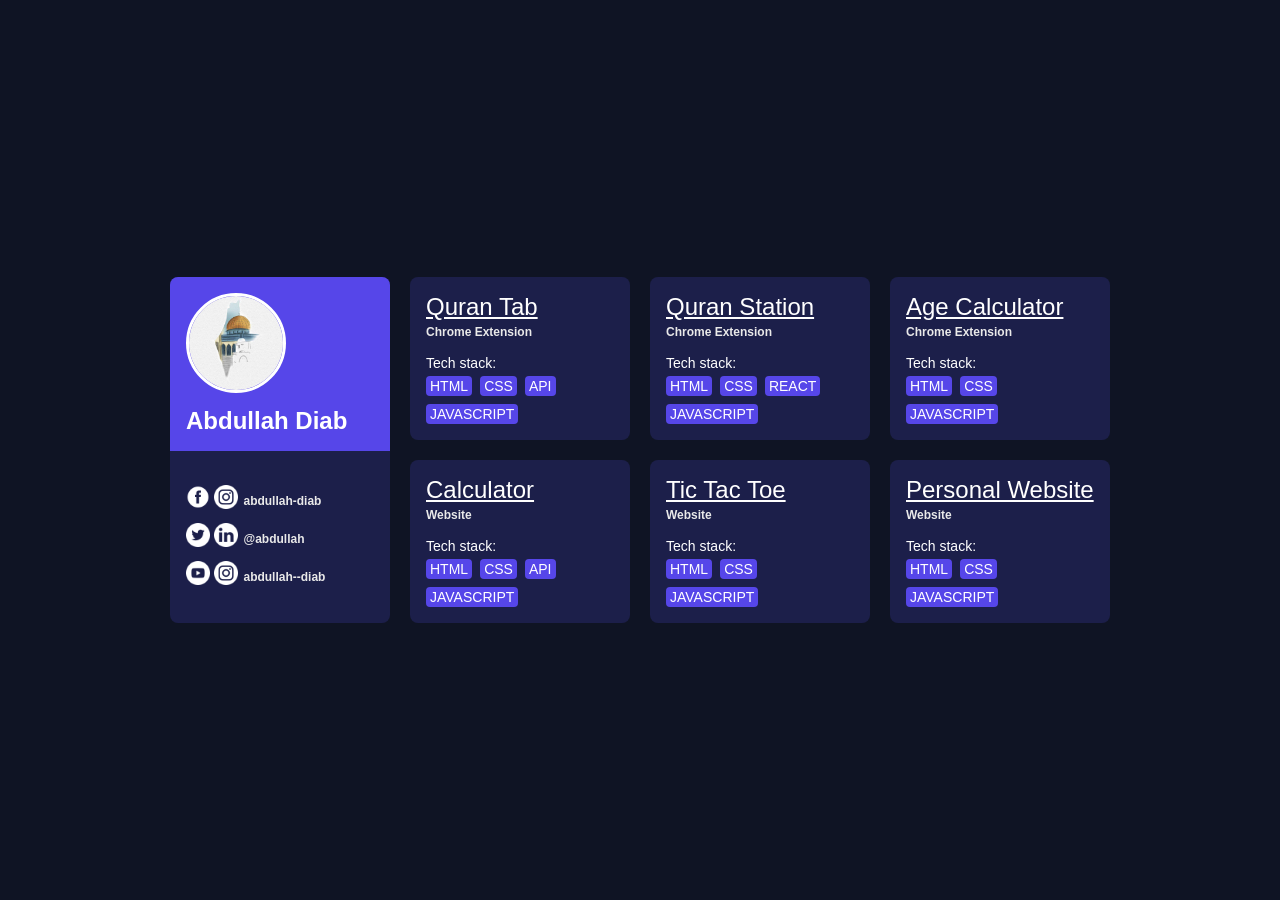
<file: 02 HTML and CSS/05 Projects/Personal Website/index.html>
<!DOCTYPE html>
<html lang="en">
  <head>
    <meta charset="UTF-8" />
    <meta name="viewport" content="width=device-width, initial-scale=1.0" />
    <title>Personal Website</title>
    <link rel="stylesheet" href="style.css" />
  </head>
  <body>
    <div class="container">
      <div class="card">
        <div class="head">
          <img class="pic" src="image/photo.jpg" alt="profile pic" />
          <h1 class="name">Abdullah Diab</h1>
        </div>
        <div class="foot">
          <div class="row">
            <div class="icons">
              <img class="icon" src="image/facebook.png" alt="facebook" />
              <img class="icon" src="image/instagram.png" alt="instagram" />
            </div>
            <h3 class="username">abdullah-diab</h3>
          </div>
          <div class="row">
            <div class="icons">
              <img class="icon" src="image/twitter.png" alt="twitter" />
              <img class="icon" src="image/linkedin.png" alt="linkedin" />
            </div>
            <h3 class="username">@abdullah</h3>
          </div>
          <div class="row">
            <div class="icons">
              <img class="icon" src="image/youtube.png" alt="youtube" />
              <img class="icon" src="image/instagram.png" alt="instagram" />
            </div>
            <h3 class="username">abdullah--diab</h3>
          </div>
        </div>
      </div>
      <div class="card">
        <a href="#" class="title" target="_blank">Quran Tab</a>
        <h3>Chrome Extension</h3>
        <div class="stack">
          <p class="stack-title">Tech stack:</p>
          <div class="languages">
            <span class="lang">HTML</span><span class="lang">CSS</span
            ><span class="lang">API</span><span class="lang">JAVASCRIPT</span>
          </div>
        </div>
      </div>
      <div class="card">
        <a href="#" class="title" target="_blank">Quran Station</a>
        <h3>Chrome Extension</h3>
        <div class="stack">
          <p class="stack-title">Tech stack:</p>
          <div class="languages">
            <span class="lang">HTML</span><span class="lang">CSS</span
            ><span class="lang">REACT</span><span class="lang">JAVASCRIPT</span>
          </div>
        </div>
      </div>
      <div class="card">
        <a href="#" class="title" target="_blank">Age Calculator</a>
        <h3>Chrome Extension</h3>
        <div class="stack">
          <p class="stack-title">Tech stack:</p>
          <div class="languages">
            <span class="lang">HTML</span><span class="lang">CSS</span
            ><span class="lang">JAVASCRIPT</span>
          </div>
        </div>
      </div>
      <div class="card">
        <a href="#" class="title" target="_blank">Calculator</a>
        <h3>Website</h3>
        <div class="stack">
          <p class="stack-title">Tech stack:</p>
          <div class="languages">
            <span class="lang">HTML</span><span class="lang">CSS</span
            ><span class="lang">API</span><span class="lang">JAVASCRIPT</span>
          </div>
        </div>
      </div>
      <div class="card">
        <a href="#" class="title" target="_blank">Tic Tac Toe</a>
        <h3>Website</h3>
        <div class="stack">
          <p class="stack-title">Tech stack:</p>
          <div class="languages">
            <span class="lang">HTML</span><span class="lang">CSS</span
            ><span class="lang">JAVASCRIPT</span>
          </div>
        </div>
      </div>
      <div class="card">
        <a href="#" class="title" target="_blank">Personal Website</a>
        <h3>Website</h3>
        <div class="stack">
          <p class="stack-title">Tech stack:</p>
          <div class="languages">
            <span class="lang">HTML</span><span class="lang">CSS</span
            ><span class="lang">JAVASCRIPT</span>
          </div>
        </div>
      </div>
    </div>
  </body>
</html>
</file>
<file: 02 HTML and CSS/Project #2/style.css>
* {
    padding: 0;
    margin: 0;
}

body {
    font-family: sans-serif;
    line-height: 1.4;
}

.course {
    position: relative;
    border: 4px solid #000000;
    padding: 20px;
    border-radius: 3px;
    width: 600px;
    margin: 20px auto 0;
}

.course-sale {
    position: absolute;
    background-color: #ff0000;
    color: #ffffff;
    padding: 5px 10px;
    border-radius: 3px;
    top: -10px;
    left: -30px;
    letter-spacing: 2px;
    rotate: -30deg;
}

.course-title {
    text-align: center;
    font-size: 22px;
    color: #ffffff;
    background-color: #0043ff;
    text-transform: uppercase;
    padding: 10px 0;
    margin-top: 0;
    border-radius: 3px;
    margin-bottom: 20px;
}

.course-img {
    border-radius: 3px;
    margin-bottom: 20px;
}

.course-price {
    font-size: 24px;
    margin-bottom: 5px;
}

.course-description {
    font-size: 12px;
    text-transform: uppercase;
    font-weight: bold;
    color: #808080;
    margin-bottom: 5px;
}

.course-link:link, .course-link:visited {
    color: #000000;
}

.course-link:hover, .course-link:active {
    text-decoration: none;
}

.course-roadmap-title {
    margin: 20px 0 5px;
}

.course-roadmap-item {
    display: inline-block;
    border: 2px solid black;
    padding: 5px 10px;
    border-radius: 3px;
}

.course-html {
    border-color: #ffa500;
}

.course-css {
    border-color: #0000ff;
}


.course-js {
    border-color: #f6f62b;
}

.course-list-title {
    text-transform: capitalize;
    font-size: 16px;
    margin: 20px 0 5px;
}

.course-list {
    list-style: square;
    margin: 0 0 20px 20px;
}

.course-button {
    background-color: #0043ff;
    border: none;
    color: #ffffff;
    font-size: 20px;
    text-transform: uppercase;
    padding: 10px 20px;
    cursor: pointer;
    border-radius: 3px;
    transition: background .3s;
}

.course-button:hover {
    background-color: #4777ff;
}
</file>
<file: 02 HTML and CSS/02 CSS Fundamentals/Challenge #1/style.css>
body {
    font-family: sans-serif;
    line-height: 1.4;
}

.course {
    border: 4px solid #000000;
    padding: 20px;
    border-radius: 3px;
    width: 600px;
}

.course-title {
    text-align: center;
    font-size: 22px;
    color: #ffffff;
    background-color: #0043ff;
    text-transform: uppercase;
    padding: 10px 0;
    margin-top: 0;
    border-radius: 3px;
}

.course-img {
    border-radius: 3px;
}

.course-price {
    font-size: 24px;
}

.course-description {
    font-size: 12px;
    text-transform: uppercase;
    font-weight: bold;
    color: #808080;
}

.course-link:link, .course-link:visited {
    color: #000000;
}

.course-link:hover, .course-link:active {
    text-decoration: none;
}

.course-list-title {
    text-transform: capitalize;
    font-size: 16px;
}

.course-list {
    list-style: square;
}

.course-button {
    background-color: #0043ff;
    border: none;
    color: #ffffff;
    font-size: 20px;
    text-transform: uppercase;
    padding: 10px 20px;
    cursor: pointer;
    border-radius: 3px;
    transition: background .3s;
}

.course-button:hover {
    background-color: #4777ff;
}
</file>
<file: 02 HTML and CSS/03 CSS Layouts/Challenge #1/style.css>
* {
  padding: 0;
  margin: 0;
}

body {
  font-family: sans-serif;
  line-height: 1.4;
}

.course {
  position: relative;
  border: 4px solid #000000;
  padding: 20px;
  border-radius: 3px;
  width: 770px;
  margin: 20px auto 0;
}

.course-sale {
  position: absolute;
  background-color: #ff0000;
  color: #ffffff;
  padding: 5px 10px;
  border-radius: 3px;
  top: -10px;
  left: -30px;
  letter-spacing: 2px;
  rotate: -30deg;
}

.course-title {
  text-align: center;
  font-size: 22px;
  color: #ffffff;
  background-color: #0043ff;
  text-transform: uppercase;
  padding: 10px 0;
  margin-top: 0;
  border-radius: 3px;
  margin-bottom: 20px;
}

.course-img {
  border-radius: 3px;
  margin-bottom: 20px;
}

.course-price {
  font-size: 24px;
  margin-bottom: 5px;
}

.course-description {
  font-size: 12px;
  text-transform: uppercase;
  font-weight: bold;
  color: #808080;
  margin-bottom: 5px;
}

.course-link:link,
.course-link:visited {
  color: #000000;
}

.course-link:hover,
.course-link:active {
  text-decoration: none;
}

.course-roadmap-title {
  margin: 20px 0 5px;
}

.course-roadmap-item {
  display: inline-block;
  border: 2px solid black;
  padding: 5px 10px;
  border-radius: 3px;
}

.course-html {
  border-color: #ffa500;
}

.course-css {
  border-color: #0000ff;
}

.course-js {
  border-color: #f6f62b;
}

.course-list-title {
  text-transform: capitalize;
  font-size: 16px;
  margin: 20px 0 5px;
}

.course-list {
  list-style: square;
  margin: 0 0 20px 20px;
}

.course-button {
  background-color: #0043ff;
  border: none;
  color: #ffffff;
  font-size: 20px;
  text-transform: uppercase;
  padding: 10px 20px;
  cursor: pointer;
  border-radius: 3px;
  transition: background 0.3s;
}

.course-button:hover {
  background-color: #4777ff;
}

/* Float Layout*/
.course-float {
  float: left;
  width: 240px;
}

.course-body::after {
  display: block;
  clear: both;
}

.course-button {
  width: 100%;
  margin-top: 20px;
}

.course-img {
  width: 100%;
  height: auto;
}

.course-float:first-child {
  padding-right: 30px;
}

.course-list-title {
  margin-top: 0;
}

.course-img {
  margin-bottom: 0;
}

.course-title {
  background-color: transparent;
  color: #0043ff;
  border: 1px solid #0043ff;
}
</file>
<file: 02 HTML and CSS/03 CSS Layouts/Challenge #2/style.css>
* {
  padding: 0;
  margin: 0;
}

body {
  font-family: sans-serif;
  line-height: 1.4;
}

.course {
  position: relative;
  border: 4px solid #000000;
  padding: 20px;
  border-radius: 3px;
  width: 770px;
  margin: 20px auto 0;
}

.course-sale {
  position: absolute;
  background-color: #ff0000;
  color: #ffffff;
  padding: 5px 10px;
  border-radius: 3px;
  top: -10px;
  left: -30px;
  letter-spacing: 2px;
  rotate: -30deg;
}

.course-title {
  text-align: center;
  font-size: 22px;
  color: #ffffff;
  background-color: #0043ff;
  text-transform: uppercase;
  padding: 10px 0;
  margin-top: 0;
  border-radius: 3px;
  margin-bottom: 20px;
}

.course-img {
  border-radius: 3px;
  margin-bottom: 20px;
}

.course-price {
  font-size: 24px;
  margin-bottom: 5px;
}

.course-description {
  font-size: 12px;
  text-transform: uppercase;
  font-weight: bold;
  color: #808080;
  margin-bottom: 5px;
}

.course-link:link,
.course-link:visited {
  color: #000000;
}

.course-link:hover,
.course-link:active {
  text-decoration: none;
}

.course-roadmap-title {
  margin: 20px 0 5px;
}

.course-roadmap-item {
  display: inline-block;
  border: 2px solid black;
  padding: 5px 10px;
  border-radius: 3px;
}

.course-html {
  border-color: #ffa500;
}

.course-css {
  border-color: #0000ff;
}

.course-js {
  border-color: #f6f62b;
}

.course-list-title {
  text-transform: capitalize;
  font-size: 16px;
  margin: 20px 0 5px;
}

.course-list {
  list-style: square;
  margin: 0 0 20px 20px;
}

.course-button {
  background-color: #0043ff;
  border: none;
  color: #ffffff;
  font-size: 20px;
  text-transform: uppercase;
  padding: 10px 20px;
  cursor: pointer;
  border-radius: 3px;
  transition: background 0.3s;
}

.course-button:hover {
  background-color: #4777ff;
}

/* FlexBox */
.course-roadmap-list {
  display: flex;
  gap: 5px;
  list-style: none;
}

.course-img {
  width: 100%;
}

.course-body {
  display: flex;
  gap: 20px;
}

.course-col {
  flex: 1;
}

.course-title {
  background-color: transparent;
  color: #0043ff;
  border: 1px solid #0043ff;
}

.course-button {
  width: 100%;
  margin-top: 20px;
}
</file>
<file: 02 HTML and CSS/03 CSS Layouts/Challenge #3/style.css>
* {
  padding: 0;
  margin: 0;
}

body {
  font-family: sans-serif;
  line-height: 1.4;
}

.course {
  position: relative;
  border: 4px solid #000000;
  padding: 20px;
  border-radius: 3px;
  width: 770px;
  margin: 20px auto 0;
}

.course-sale {
  position: absolute;
  background-color: #ff0000;
  color: #ffffff;
  padding: 5px 10px;
  border-radius: 3px;
  top: -10px;
  left: -30px;
  letter-spacing: 2px;
  rotate: -30deg;
}

.course-title {
  text-align: center;
  font-size: 22px;
  color: #ffffff;
  background-color: #0043ff;
  text-transform: uppercase;
  padding: 10px 0;
  margin-top: 0;
  border-radius: 3px;
  margin-bottom: 20px;
}

.course-img {
  border-radius: 3px;
  margin-bottom: 20px;
}

.course-price {
  font-size: 24px;
  margin-bottom: 5px;
}

.course-description {
  font-size: 12px;
  text-transform: uppercase;
  font-weight: bold;
  color: #808080;
  margin-bottom: 5px;
}

.course-link:link,
.course-link:visited {
  color: #000000;
}

.course-link:hover,
.course-link:active {
  text-decoration: none;
}

.course-roadmap-title {
  margin: 20px 0 5px;
}

.course-roadmap-item {
  display: inline-block;
  border: 2px solid black;
  padding: 5px 10px;
  border-radius: 3px;
}

.course-html {
  border-color: #ffa500;
}

.course-css {
  border-color: #0000ff;
}

.course-js {
  border-color: #f6f62b;
}

.course-list-title {
  text-transform: capitalize;
  font-size: 16px;
  margin: 20px 0 5px;
}

.course-list {
  list-style: square;
  margin: 0 0 20px 20px;
}

.course-button {
  background-color: #0043ff;
  border: none;
  color: #ffffff;
  font-size: 20px;
  text-transform: uppercase;
  padding: 10px 20px;
  cursor: pointer;
  border-radius: 3px;
  transition: background 0.3s;
}

.course-button:hover {
  background-color: #4777ff;
}

/* Grid */
.course {
  display: grid;
  grid-template-columns: 240px 1fr 1fr;
  column-gap: 30px;
  row-gap: 20px;
}

.course-title,
.course-button {
  grid-column: 1/-1;
}

.course-title {
  background-color: transparent;
  color: #0043ff;
  border: 1px solid #0043ff;
}
</file>
<file: 02 HTML and CSS/04 Advanced CSS Project/Portfolio/style.css>
:root {
  --container-width: 119rem;
  --gutter: 2rem;
  --color-black: #000;
  --color-white: #fff;
  --color-blue: #2374e1;
  --color-light-blue: #1d9bf0;
  --color-dark-blue: #0a66c2;
  --color-darker-blue: #143ce8;
  --color-red: #ff0000;
  --color-green: #03a696;
  --color-grey: #f6f6f6;
  --color-dark-green: #42959b;
  --color-background: var(--color-white);
  --color-text: var(--color-black);
  --color-box-img: var(--color-black);
  --color-link-bg: var(--color-black);
  --color-input-border: var(--color-black);

  --font-family-raleway: "Raleway", sans-serif;
  --font-family-poppins: "Poppins", sans-serif;

  --font-weight-regular: 400;
  --font-weight-medium: 500;
  --font-weight-semi-bold: 600;
  --font-weight-bold: 700;

  --font-size-65: 6.5rem;
  --font-size-60: 6rem;
  --font-size-40: 4rem;
  --font-size-38: 3.8rem;
  --font-size-24: 2.4rem;
  --font-size-22: 2.2rem;
  --font-size-20: 2rem;
  --font-size-18: 1.8rem;
  --font-size-15: 1.5rem;

  --transition-timing: 0.3s;
}

* {
  margin: 0;
  padding: 0;
  font: inherit;
  box-sizing: border-box;
}

a {
  color: inherit;
  display: inline-block;
}

button {
  background-color: transparent;
  border: none;
  cursor: pointer;
}

ul,
ol {
  list-style: none;
}

html {
  font-size: 62.5%;
  scroll-behavior: smooth;
  scroll-padding-top: 11rem;
}

body,
[type="submit"] {
  font-size: 1.6rem;
  font-family: var(--font-family-raleway);
  background-color: var(--color-background);
  color: var(--color-text);
  border: 0;
}

.container {
  display: grid;
  row-gap: 11rem;
  margin: 0 auto;
  max-width: calc(var(--container-width) + var(--gutter) * 2);
  padding-inline: var(--gutter);
}

.section {
  position: relative;
  display: grid;
  grid-template-columns: repeat(2, auto);
  align-items: start;
}

.section--with-bg {
  padding: 11rem 0;
}

.section--with-bg::before {
  content: "";
  position: absolute;
  height: 100%;
  width: 100vw;
  background-color: var(--color-grey);
  justify-self: center;
  z-index: -1;
}

.h2-heading {
  font-size: var(--font-size-65);
  font-weight: var(--font-weight-bold);
  grid-column: 1/-1;
  margin-bottom: 8.7rem;
  text-transform: uppercase;
}

.h3-heading {
  font-size: var(--font-size-38);
  font-weight: var(--font-weight-bold);
  margin-bottom: 2.5rem;
}

.header {
  padding: 3rem 0;
  display: flex;
  justify-content: center;
  position: -webkit-sticky;
  position: sticky;
  top: 0;
  background-color: var(--color-background);
  z-index: 1;
}

.header::before {
  content: "";
  position: absolute;
  z-index: -1;
  height: 100%;
  width: 100vw;
  border-bottom: 0.1rem solid var(--color-input-border);
  background-color: var(--color-background);
  top: 0.1rem;
}

/* Navigation */
.navigation {
  transition: var(--transition-timing);
  background-color: var(--color-background);
}

.navigation__list {
  display: flex;
  gap: 2rem;
}

.navigation__link:link,
.navigation__link:visited {
  text-decoration: none;
  font-weight: var(--font-weight-medium);
}

.navigation__link:hover,
.navigation__link:active {
  font-weight: bold;
  color: var(--color-text);
}

.container:has(#bio:target) .navigation__bio,
.container:has(#skills:target) .navigation__skills,
.container:has(#projects:target) .navigation__projects,
.container:has(#clients:target) .navigation__clients,
.container:has(#contact:target) .navigation__contact {
  color: var(--color-blue);
  font-weight: var(--font-weight-bold);
}

.burger-menu__checkbox {
  display: none;
}

/* Toggle Component */
.toggle {
  display: flex;
  gap: 1rem;
  margin-left: auto;
}

.toggle__title {
  font-weight: var(--font-weight-medium);
  font-size: var(--font-size-18);
}

.toggle__label {
  display: block;
  position: relative;
  background-color: var(--color-black);
  padding: 0.3rem 0.4rem;
  border-radius: 1.5rem;
  width: 4.5rem;
  height: 2.2rem;
  cursor: pointer;
  transition: background-color 0.3s;
}

.toggle__label::after {
  content: "";
  width: 1.6rem;
  height: 1.6rem;
  border-radius: 50%;
  display: block;
  background-color: var(--color-white);
  transition: 0.3s;
}

.toggle__checkbox {
  display: none;
}

.toggle__checkbox:checked + .toggle__label {
  background: var(--color-white);
}

.toggle__checkbox:checked + .toggle__label::after {
  transform: translateX(2.1rem);
  background: var(--color-green);
}

/* Bio Component*/
.bio {
  -moz-column-gap: 7.4rem;
  column-gap: 7.4rem;
  row-gap: 0;
  grid-template-columns: repeat(2, 1fr);
}

.bio__heading {
  font-size: var(--font-size-60);
  font-weight: var(--font-weight-bold);
}

.bio__objective {
  font-family: var(--font-family-poppins);
  font-weight: var(--font-weight-regular);
  font-size: var(--font-size-20);
  margin: 3rem 0 8rem;
}

.bio__name {
  font-weight: var(--font-weight-semi-bold);
}

.bio__almdrasa {
  color: var(--color-green);
  text-decoration: none;
  font-weight: 600;
}

.bio__links {
  font-size: 2.4rem;
  font-weight: var(--font-weight-semi-bold);
  text-decoration: none;
}
.bio .say-hi-link {
  background-color: var(--color-link-bg);
  color: var(--color-white);
  padding: 0.7rem 4.7rem;
  border-radius: 0.6rem;
}

.bio .find-out-link {
  padding: 0.7rem 0;
  -webkit-margin-start: 1.4rem;
  margin-inline-start: 1.4rem;
}

@keyframes jump {
  0% {
    transform: translateY(0.5rem);
  }
  35% {
    transform: translateY(-0.5rem);
  }
  70% {
    transform: translateY(0);
  }
  100% {
    transform: translateY(0);
  }
}

.bio__arrow {
  display: inline-block;
  animation: jump 1s infinite ease-in-out alternate;
}

.bio__pic-content {
  display: flex;
  position: relative;
  align-items: flex-end;
  justify-self: end;
}

.bio__pic-content::before {
  content: "";
  position: absolute;
  background-color: var(--color-box-img);
  width: 100%;
  height: 37rem;
  z-index: -1;
  border-radius: 1rem 9.8rem 1rem 9.8rem;
  box-shadow: 2.17543px 8.7017px 38.0699px rgba(0, 0, 0, 0.15);
}

.bio__pic {
  width: 42.7rem;
}

/* Skills Component*/
.skills__list {
  display: grid;
  grid-template-columns: repeat(3, 1fr);
  row-gap: 5rem;
}

.skills__column {
  transition: var(--transition-timing);
  -webkit-user-select: none;
  -moz-user-select: none;
  -ms-user-select: none;
  user-select: none;
}

.skills__title {
  font-size: var(--font-size-38);
  font-weight: var(--font-weight-semi-bold);
}

.skills__years {
  display: inline-block;
  font-size: var(--font-size-20);
  margin-top: 1rem;
}

.skills__column:hover {
  text-shadow: 0 0 2px var(--color-green);
}

/* Projects Component*/
.projects__main {
  -moz-column-gap: 7.4rem;
  column-gap: 7.4rem;
  row-gap: 7.5rem;
  grid-template-columns: repeat(2, 1fr);
  display: grid;
}

.projects__img {
  box-shadow: 0 0 0.5rem rgba(0, 0, 0, 0.2);
  max-width: 100%;
}

.projects__data {
  align-self: center;
}

.projects__description {
  line-height: 1.5;
}

.projects__link {
  color: var(--color-darker-blue);
  font-family: var(--font-family-poppins);
  font-weight: var(--font-weight-medium);
  margin-top: 2.3rem;
}

.projects__link::after {
  content: "";
  display: inline-block;
  width: 1.4rem;
  height: 1.4rem;
  background-image: url("./images/external-icon.png");
  background-size: contain;
  margin-left: 0.6rem;
}

/* Clients Component*/
.clients__opinions {
  grid-column: 1/-1;
  font-size: var(--font-size-38);
  line-height: 1.6;
}

.clients__wrapper {
  display: flex;
  overflow-x: auto;
  scroll-snap-type: x mandatory;
}

.clients__opinion {
  flex-basis: 100%;
  flex-shrink: 0;
  scroll-snap-align: start;
}

/* Contant Component*/
.contact {
  grid-template-columns: repeat(2, 1fr);
  column-gap: 20rem;
  row-gap: 0;
  align-items: center;
}

.contact__description {
  font-size: var(--font-size-20);
  line-height: 1.9;
}

.contact__email {
  font-weight: var(--font-weight-bold);
  margin: 2.5rem 0;
}

.contact__social {
  transition: var(--transition-timing);
}

.contact__social:hover {
  transform: scale(1.2);
}

.contact__inputs {
  display: flex;
  gap: 3rem;
}

.contact__input {
  border: 0;
  outline: 0;
  background: transparent;
  border-bottom: 0.1rem solid var(--color-input-border);
  flex: 1;
}

.contact__textarea {
  width: 100%;
  margin-top: 4rem;
}

.contact__button {
  background-color: var(--color-link-bg);
  color: var(--color-white);
  padding: 1.7rem 1.8rem;
  font-weight: var(--font-weight-medium);
  font-size: var(--font-size-24);
  margin-top: 3.4rem;
  border-radius: 4px;
}

.contact form:invalid::after {
  content: "*";
  font-size: var(--font-size-38);
  color: var(--color-red);
}

/* Footer Component*/
.footer {
  padding: 1rem 0;
  font-size: var(--font-size-15);
  border-top: 0.1rem solid var(--color-black);
}

html:has(.toggle__checkbox:checked) {
  --color-background: var(--color-black);
  --color-text: var(--color-white);
  --color-box-img: var(--color-green);
  --color-link-bg: var(--color-green);
  --color-grey: #080808;
  --color-input-border: var(--color-white);
}

/* Responsive Design */
@media (max-width: 1000px) {
  html {
    font-size: 8px;
  }
}

@media (max-width: 800px) {
  .container {
    row-gap: 8rem;
  }
  .section {
    grid-template-columns: 1fr;
  }
  .bio__pic-content {
    grid-row: 1;
    justify-self: center;
    margin-bottom: 4rem;
  }
  .skills__list {
    grid-template-columns: repeat(2, 1fr);
  }
  .projects__main {
    grid-template-columns: 1fr;
    row-gap: 6rem;
    justify-items: center;
  }
  .projects__data:nth-of-type(2) {
    order: 1;
  }
  .clients__opinions {
    font-size: var(--font-size-24);
  }
  .contact {
    row-gap: 6rem;
  }
  .contact__formContent {
    order: -1;
  }
}

@media (max-width: 500px) {
  .bio__pic {
    width: 100%;
  }
  .header {
    padding: 0;
  }
  .header::before {
    z-index: 0;
  }
  .burger-menu {
    display: flex;
    flex-direction: column;
    gap: 0.75rem;
    z-index: 0;
    align-self: center;
    cursor: pointer;
  }
  .burger-menu__bar {
    height: 0.3rem;
    width: 4.375rem;
    background-color: var(--color-text);
    transition: var(--transition-timing);
  }
  .burger-menu__checkbox:checked + .navigation {
    top: 100%;
  }
  .header:has(.burger-menu__checkbox:checked) .burger-menu__bar:nth-child(1) {
    transform: translateY(10px) rotate(40deg);
  }
  .header:has(.burger-menu__checkbox:checked) .burger-menu__bar:nth-child(2) {
    opacity: 0;
    visibility: hidden;
  }
  .header:has(.burger-menu__checkbox:checked) .burger-menu__bar:nth-child(3) {
    transform: translateY(-7px) rotate(-40deg);
  }
  .navigation {
    position: absolute;
    padding: 3rem 0;
    width: 100%;
    top: 0;
    border-bottom: 0.1rem solid var(--color-text);
    z-index: -1;
    width: 100vw;
  }
  .navigation__list {
    justify-content: center;
  }
  .toggle {
    padding: 3rem 0;
    z-index: 1;
  }
}
</file>
<file: 02 HTML and CSS/05 Projects/Card Component/style.css>
* {
  margin: 0;
  padding: 0;
  box-sizing: border-box;
}

body {
  font-family: Arial, Helvetica, sans-serif;
}

.container {
  display: flex;
  align-items: center;
  justify-content: center;
  min-height: 100vh;
  background-color: #e5e5f7;
  opacity: 0.8;
  background-image: radial-gradient(#444cf7 0.5px, #e5e5f7 0.5px);
  background-size: 10px 10px;
}

.lights-control {
  display: flex;
  align-items: center;
  gap: 10px;
  position: absolute;
  top: 20px;
}

.lights-lable {
  width: 42px;
  height: 22px;
  border-radius: 15px;
  background-color: #000;
  cursor: pointer;
  transition: 0.3s;
  padding: 3px 4px;
}

.lights-lable::after {
  content: "";
  display: block;
  width: 16px;
  height: 16px;
  border-radius: 50%;
  background-color: #fff;
  transition: 0.3s;
}

.lights-input {
  display: none;
}

.lights-input:checked + .lights-lable {
  background-color: #fff;
}

.lights-input:checked + .lights-lable::after {
  background-color: rgb(1, 200, 15);
  transform: translateX(18px);
}

.container:has(.lights-input:checked) {
  background-color: #0b0b0b;
  opacity: 0.8;
  background-image: radial-gradient(#069797 0.5px, #0b0b0b 0.5px);
  background-size: 10px 10px;
  color: #fff;
}

.card {
  display: flex;
  flex-direction: column;
  border-radius: 10px;
  min-width: 500px;
  overflow: hidden;
  background-color: #fff;
  box-shadow: 0 0 5px rgba(0, 0, 0, 0.2);
}

.head {
  height: 130px;
  background-color: #e5e5f7;
  opacity: 0.8;
  background-image: repeating-radial-gradient(
      circle at 0 0,
      transparent 0,
      #e5e5f7 10px
    ),
    repeating-linear-gradient(#444cf755, #444cf7);
}

.pic {
  width: 130px;
  height: 130px;
  border-radius: 50%;
  border: 4px solid #fff;
  margin-bottom: 6px;
}

.main {
  margin: -60px auto 30px;
  text-align: center;
  z-index: 1;
  color: #000;
}

.main p {
  font-size: 14px;
}

.social-icon {
  width: 20px;
  height: 20px;
  margin-bottom: 6px;
  cursor: pointer;
}

.foot {
  display: flex;
  border-top: 1px solid #c4c4c4;
}

.box {
  flex: 1;
  padding: 18px 15px;
  text-align: center;
}

.box:nth-child(2) {
  border-left: 1px solid #c4c4c4;
  border-right: 1px solid #c4c4c4;
}

span {
  font-size: 14px;
  color: #444;
  cursor: pointer;
}
</file>
<file: 02 HTML and CSS/05 Projects/Personal Website/style.css>
* {
  padding: 0;
  margin: 0;
  box-sizing: border-box;
}

body {
  font-family: Arial, Helvetica, sans-serif;
  color: #fff;
}

.container {
  min-height: 100vh;
  display: grid;
  background-color: #0f1424;
  grid-template-columns: repeat(4, 220px);
  align-content: center;
  justify-content: center;
  gap: 20px;
}

.card {
  display: flex;
  flex-direction: column;
  background-color: #1c1f4a;
  border-radius: 8px;
  overflow: hidden;
}

.card:nth-child(1) {
  grid-row: 1/3;
}

.card:not(:nth-child(1)) {
  padding: 16px;
}

.head {
  background-color: #5646e9;
  padding: 16px;
}

.head h1 {
  font-size: 24px;
  padding-top: 10px;
}

.foot {
  padding: 16px;
}

.pic {
  width: 100px;
  height: 100px;
  border-radius: 50%;
  border: 3px solid #fff;
}

.foot {
  display: flex;
  flex-direction: column;
  gap: 10px;
  margin: auto 0;
}

.row {
  display: flex;
  align-items: center;
  flex: 1;
  gap: 5px;
}

.username {
  font-weight: normal;
  font-size: 16px;
  color: #c5c2c2;
}

.icon {
  width: 24px;
  height: 24px;
}

.title {
  font-size: 24px;
  font-weight: 300;
  color: #fff;
}

.card h3 {
  font-size: 12px;
  font-weight: 600;
  color: #e9e9e9;
  margin-top: 4px;
}

.stack {
  display: flex;
  flex-direction: column;
  gap: 5px;
  margin-top: 16px;
  font-size: 14px;
}

.languages {
  display: flex;
  flex-wrap: wrap;
  gap: 8px;
}

.lang {
  display: inline-block;
  background-color: #5646e9;
  padding: 2px 4px;
  border-radius: 4px;
}

@media (max-width: 990px) {
  .container {
    grid-template-columns: repeat(2, 1fr);
    gap: 20px;
    padding: 30px 60px;
  }
  .card:nth-child(1) {
    grid-column: 1/3;
  }
  .head {
    display: flex;
    align-items: center;
  }

  .pic {
    width: 80px;
    height: 80px;
  }

  .head h1 {
    font-size: 20px;
    padding-left: 10px;
  }

  .foot {
    flex-direction: row;
  }
  .row {
    align-items: start;
  }
  .icon {
    width: 20px;
    height: 20px;
  }
  .title {
    font-size: 20px;
  }
}

@media (max-width: 600px) {
  .container {
    gap: 10px;
    padding: 5px;
  }
}
</file>
